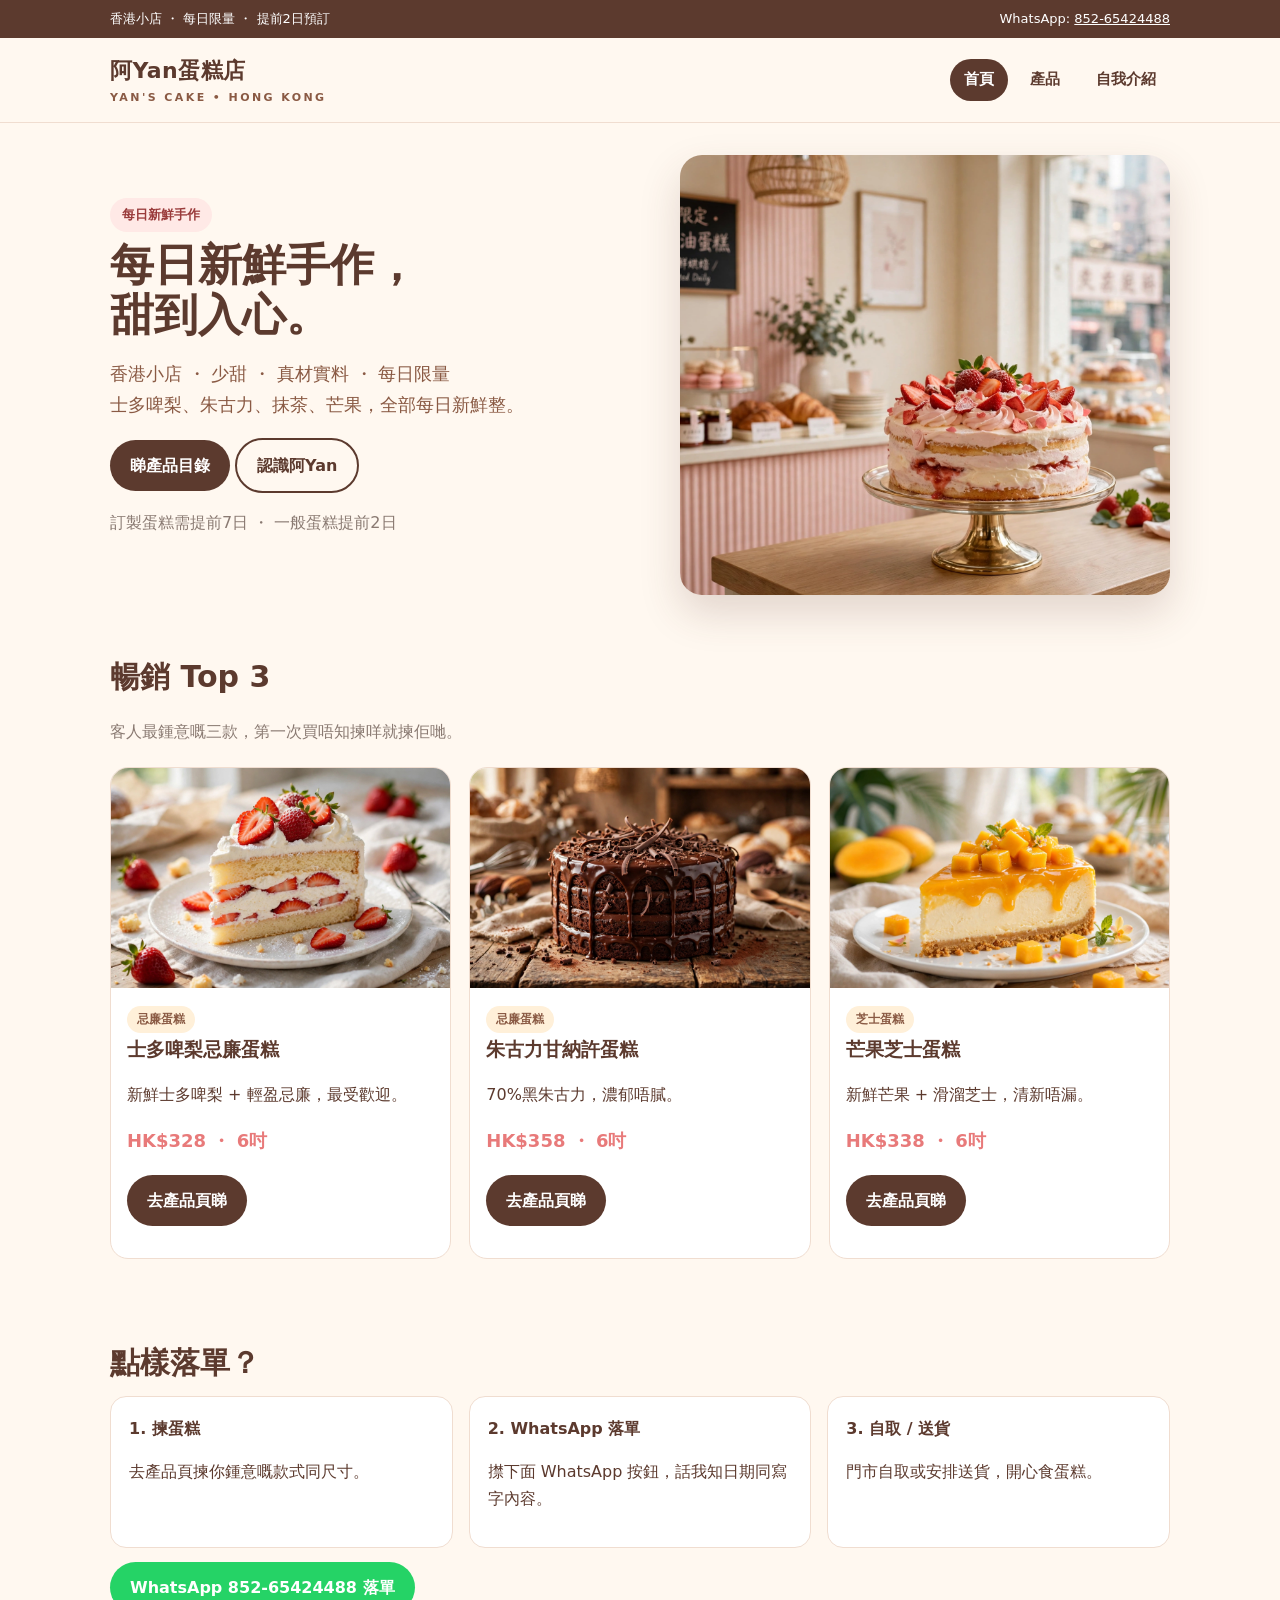
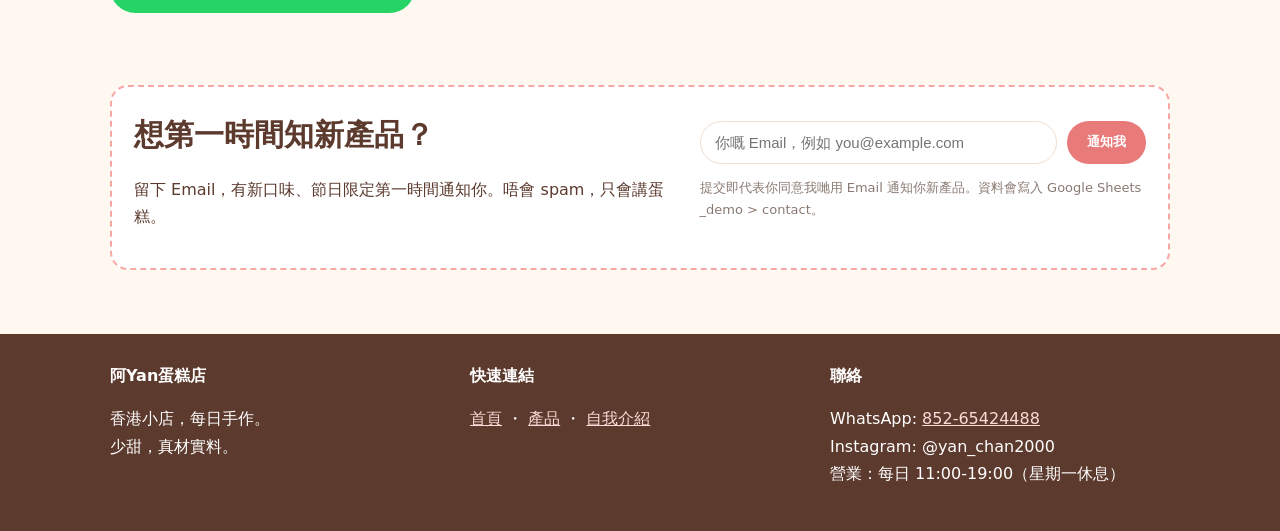
<file: index.html>
<!DOCTYPE html>
<html lang="zh-Hant-HK">
<head>
<meta charset="UTF-8">
<meta name="viewport" content="width=device-width, initial-scale=1.0">
<!-- SEO: 每頁獨立 title + description + canonical -->
<title>阿Yan蛋糕店 | 香港手作蛋糕・每日新鮮少甜 | Yan's Cake</title>
<meta name="description" content="香港小店阿Yan每日手作蛋糕，少甜、真材實料。士多啤梨忌廉蛋糕、朱古力甘納許、抹茶戚風、芒果芝士蛋糕，提前2日預訂，WhatsApp 852-65424488。">
<meta name="keywords" content="香港蛋糕,手作蛋糕,士多啤梨蛋糕,朱古力蛋糕,訂製蛋糕,阿Yan蛋糕店">
<meta name="robots" content="index,follow">
<link rel="canonical" href="https://www.yancake.hk/">
<!-- Open Graph / 社交分享 -->
<meta property="og:type" content="website">
<meta property="og:locale" content="zh_HK">
<meta property="og:site_name" content="阿Yan蛋糕店 Yan's Cake">
<meta property="og:title" content="阿Yan蛋糕店 | 香港手作蛋糕・每日新鮮少甜">
<meta property="og:description" content="每日新鮮手作，甜到入心。香港小店，少甜配方，真材實料。">
<meta property="og:url" content="https://www.yancake.hk/">
<meta property="og:image" content="https://www.yancake.hk/images/hero.webp">
<meta name="twitter:card" content="summary_large_image">
<meta name="twitter:title" content="阿Yan蛋糕店 | 香港手作蛋糕">
<meta name="twitter:description" content="每日新鮮手作，甜到入心。">
<meta name="twitter:image" content="https://www.yancake.hk/images/hero.webp">
<link rel="stylesheet" href="css/style.css">
<!-- Google Tag Manager -->
<script async src="https://www.googletagmanager.com/gtm.js?id=GTM-KSF3DDX4"></script>
<script>
  window.dataLayer = window.dataLayer || [];
  function gtag(){dataLayer.push(arguments);}
  gtag('js', new Date());
</script>
<!-- 結構化資料 SEO: Bakery -->
<script type="application/ld+json">{"@context":"https://schema.org","@type":"Bakery","name":"阿Yan蛋糕店 Yan's Cake","url":"https://www.yancake.hk/","image":"https://www.yancake.hk/images/hero.webp","description":"香港小店每日手作蛋糕，少甜、真材實料。","telephone":"+852-65424488","priceRange":"HK$308 - HK$688","address":{"@type":"PostalAddress","addressLocality":"香港","addressCountry":"HK"}}</script>
</head>
<body>
<!-- Google Tag Manager (noscript) -->
<noscript><iframe src="https://www.googletagmanager.com/ns.html?id=GTM-KSF3DDX4" height="0" width="0" style="display:none;visibility:hidden"></iframe></noscript>
<div class="topbar"><div class="topbar-inner"><span>香港小店 ・ 每日限量 ・ 提前2日預訂</span><span>WhatsApp: <a href="https://wa.me/85265424488?text=你好，我想查詢蛋糕" target="_blank" rel="noopener">852-65424488</a></span></div></div>
<header class="header"><nav class="nav"><a class="logo" href="index.html">阿Yan蛋糕店<small>YAN'S CAKE • HONG KONG</small></a><div class="nav-links"><a href="index.html" class="active" aria-current="page">首頁</a><a href="products.html">產品</a><a href="about.html">自我介紹</a></div></nav></header>
<main class="wrap">
<section class="hero">
<div><span class="badge">每日新鮮手作</span><h1>每日新鮮手作，<br>甜到入心。</h1><p class="lead">香港小店 ・ 少甜 ・ 真材實料 ・ 每日限量<br>士多啤梨、朱古力、抹茶、芒果，全部每日新鮮整。</p><p><a class="btn" href="products.html">睇產品目錄</a> <a class="btn ghost" href="about.html">認識阿Yan</a></p><p class="muted">訂製蛋糕需提前7日 ・ 一般蛋糕提前2日</p></div>
<div class="hero-img"><img src="images/hero.webp" alt="阿Yan蛋糕店招牌士多啤梨忌廉蛋糕，香港手作蛋糕店每日新鮮出爐" width="1200" height="800" fetchpriority="high"></div>
</section>
<section class="section"><h2>暢銷 Top 3</h2><p class="muted">客人最鍾意嘅三款，第一次買唔知揀咩就揀佢哋。</p><div class="cards">
<article class="card" data-product="士多啤梨忌廉蛋糕"><img src="images/strawberry.webp" alt="士多啤梨忌廉蛋糕 - 新鮮士多啤梨加輕盈忌廉，香港手作蛋糕" width="800" height="600" loading="lazy"><div class="card-body"><span class="tag">忌廉蛋糕</span><h3>士多啤梨忌廉蛋糕</h3><p>新鮮士多啤梨 + 輕盈忌廉，最受歡迎。</p><p class="price">HK$328 ・ 6吋</p><p><a class="btn" href="products.html">去產品頁睇</a></p></div></article>
<article class="card" data-product="朱古力甘納許蛋糕"><img src="images/chocolate.webp" alt="朱古力甘納許蛋糕 - 70%黑朱古力濃郁甘納許" width="800" height="600" loading="lazy"><div class="card-body"><span class="tag">忌廉蛋糕</span><h3>朱古力甘納許蛋糕</h3><p>70%黑朱古力，濃郁唔膩。</p><p class="price">HK$358 ・ 6吋</p><p><a class="btn" href="products.html">去產品頁睇</a></p></div></article>
<article class="card" data-product="芒果芝士蛋糕"><img src="images/mango.webp" alt="芒果芝士蛋糕 - 新鮮芒果加滑溜芝士" width="800" height="600" loading="lazy"><div class="card-body"><span class="tag">芝士蛋糕</span><h3>芒果芝士蛋糕</h3><p>新鮮芒果 + 滑溜芝士，清新唔漏。</p><p class="price">HK$338 ・ 6吋</p><p><a class="btn" href="products.html">去產品頁睇</a></p></div></article>
</div></section>
<section class="section"><h2>點樣落單？</h2><div class="steps"><div class="step"><strong>1. 揀蛋糕</strong><p>去產品頁揀你鍾意嘅款式同尺寸。</p></div><div class="step"><strong>2. WhatsApp 落單</strong><p>㩒下面 WhatsApp 按鈕，話我知日期同寫字內容。</p></div><div class="step"><strong>3. 自取 / 送貨</strong><p>門市自取或安排送貨，開心食蛋糕。</p></div></div><p style="margin-top:14px"><a class="btn whatsapp" data-whatsapp="首頁一般查詢" href="https://wa.me/85265424488?text=你好，我想查詢蛋糕" target="_blank" rel="noopener">WhatsApp 852-65424488 落單</a></p></section>
<section class="section"><div class="email-box"><div><h2 style="margin:0">想第一時間知新產品？</h2><p>留下 Email，有新口味、節日限定第一時間通知你。唔會 spam，只會講蛋糕。</p></div><div><form id="email-form" novalidate><label for="email-input" style="position:absolute;left:-9999px">Email</label><input id="email-input" type="email" name="email" placeholder="你嘅 Email，例如 you@example.com" required autocomplete="email"><button class="btn pink" type="submit">通知我</button></form><p class="form-note">提交即代表你同意我哋用 Email 通知你新產品。資料會寫入 Google Sheets _demo &gt; contact。</p><div id="email-success" class="success" role="status"></div><div id="email-error" class="error" role="alert"></div></div></div></section>
</main>
<footer class="footer"><div class="footer-inner"><div><strong>阿Yan蛋糕店</strong><p>香港小店，每日手作。<br>少甜，真材實料。</p></div><div><strong>快速連結</strong><p><a href="index.html">首頁</a> ・ <a href="products.html">產品</a> ・ <a href="about.html">自我介紹</a></p></div><div><strong>聯絡</strong><p>WhatsApp: <a href="https://wa.me/85265424488" target="_blank" rel="noopener">852-65424488</a><br>Instagram: @yan_chan2000<br>營業：每日 11:00-19:00（星期一休息）</p></div></div></footer>
<script src="js/main.js" defer></script>
</body>
</html>
</file>
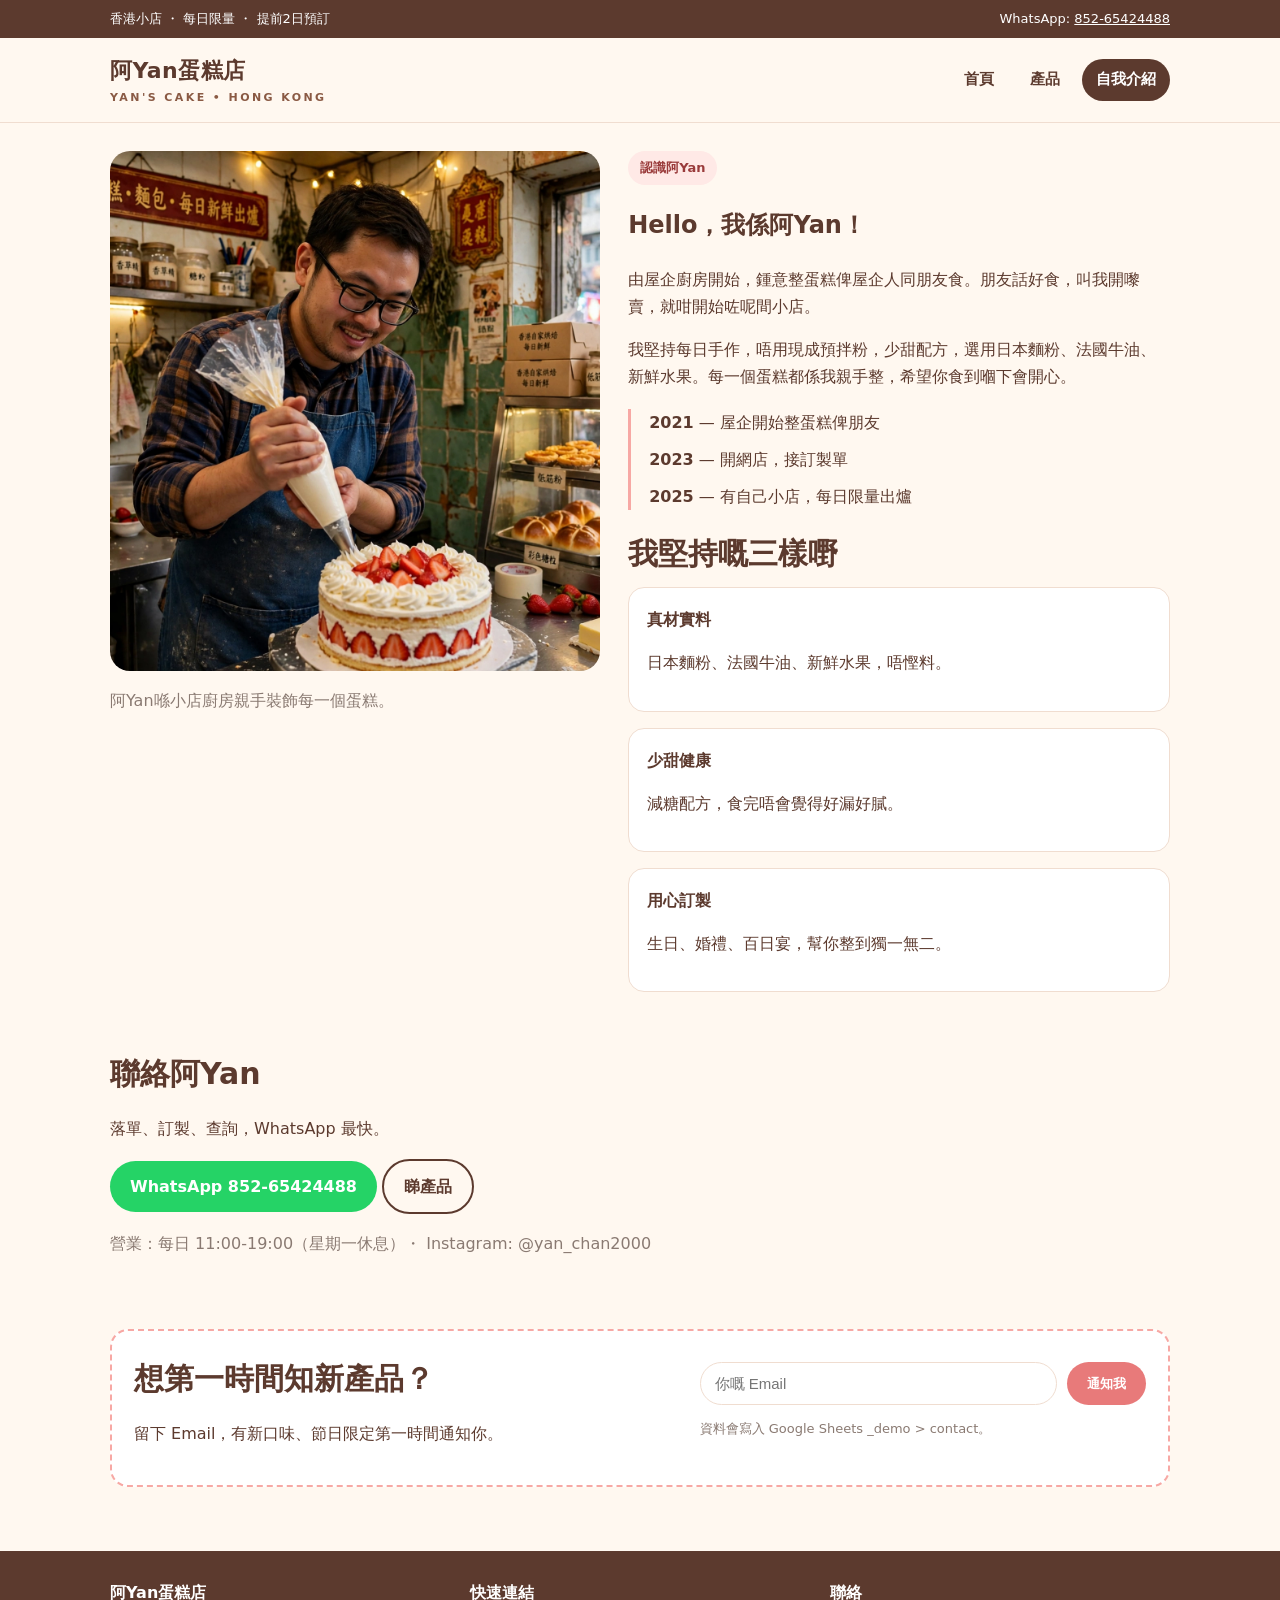
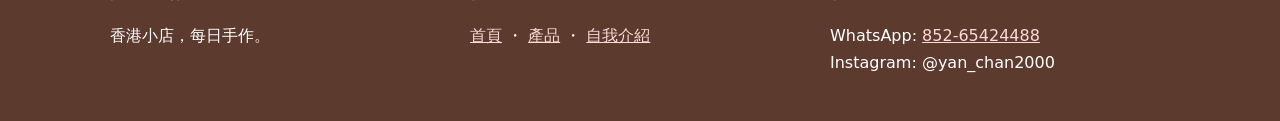
<file: about.html>
<!DOCTYPE html>
<html lang="zh-Hant-HK">
<head>
<meta charset="UTF-8">
<meta name="viewport" content="width=device-width, initial-scale=1.0">
<title>自我介紹 | 阿Yan蛋糕店 - 認識阿Yan，香港手作蛋糕小店</title>
<meta name="description" content="認識阿Yan：由屋企廚房開始，鍾意整蛋糕俾屋企人朋友，而家開咗香港小店。每日手作，少甜配方，日本麵粉、法國牛油、新鮮水果，訂製生日及婚禮蛋糕。WhatsApp 852-65424488。">
<meta name="robots" content="index,follow">
<link rel="canonical" href="https://www.yancake.hk/about.html">
<meta property="og:type" content="website">
<meta property="og:locale" content="zh_HK">
<meta property="og:site_name" content="阿Yan蛋糕店 Yan's Cake">
<meta property="og:title" content="自我介紹 | 阿Yan蛋糕店">
<meta property="og:description" content="由屋企廚房開始，到而家有自己小店。每日手作，少甜，真材實料。">
<meta property="og:url" content="https://www.yancake.hk/about.html">
<meta property="og:image" content="https://www.yancake.hk/images/baker.webp">
<meta name="twitter:card" content="summary_large_image">
<meta name="twitter:title" content="自我介紹 | 阿Yan蛋糕店">
<meta name="twitter:description" content="認識阿Yan，香港手作蛋糕小店。">
<meta name="twitter:image" content="https://www.yancake.hk/images/baker.webp">
<link rel="stylesheet" href="css/style.css">
<!-- Google Tag Manager -->
<script async src="https://www.googletagmanager.com/gtm.js?id=GTM-KSF3DDX4"></script>
<script>
  window.dataLayer = window.dataLayer || [];
  function gtag(){dataLayer.push(arguments);}
  gtag('js', new Date());
</script>
<script type="application/ld+json">{"@context":"https://schema.org","@type":"Person","name":"阿Yan","jobTitle":"蛋糕師傅 / 店主","worksFor":{"@type":"Bakery","name":"阿Yan蛋糕店 Yan's Cake","telephone":"+852-65424488"}}</script>
</head>
<body>
<noscript><iframe src="https://www.googletagmanager.com/ns.html?id=GTM-KSF3DDX4" height="0" width="0" style="display:none;visibility:hidden"></iframe></noscript>
<div class="topbar"><div class="topbar-inner"><span>香港小店 ・ 每日限量 ・ 提前2日預訂</span><span>WhatsApp: <a href="https://wa.me/85265424488?text=你好，我想查詢蛋糕" target="_blank" rel="noopener">852-65424488</a></span></div></div>
<header class="header"><nav class="nav"><a class="logo" href="index.html">阿Yan蛋糕店<small>YAN'S CAKE • HONG KONG</small></a><div class="nav-links"><a href="index.html">首頁</a><a href="products.html">產品</a><a href="about.html" class="active" aria-current="page">自我介紹</a></div></nav></header>
<main class="wrap">
<section class="section"><div class="about-grid"><div><img src="images/baker.webp" alt="阿Yan喺香港小店廚房親手為士多啤梨蛋糕唧忌廉，蛋糕師傅自我介紹" width="1000" height="1200" fetchpriority="high"><p class="muted">阿Yan喺小店廚房親手裝飾每一個蛋糕。</p></div><div><span class="badge">認識阿Yan</span><h1>Hello，我係阿Yan！</h1><p>由屋企廚房開始，鍾意整蛋糕俾屋企人同朋友食。朋友話好食，叫我開嚟賣，就咁開始咗呢間小店。</p><p>我堅持每日手作，唔用現成預拌粉，少甜配方，選用日本麵粉、法國牛油、新鮮水果。每一個蛋糕都係我親手整，希望你食到嗰下會開心。</p><div class="timeline"><div><strong>2021</strong> — 屋企開始整蛋糕俾朋友</div><div><strong>2023</strong> — 開網店，接訂製單</div><div><strong>2025</strong> — 有自己小店，每日限量出爐</div></div><h2>我堅持嘅三樣嘢</h2><div class="steps" style="grid-template-columns:1fr"><div class="step"><strong>真材實料</strong><p>日本麵粉、法國牛油、新鮮水果，唔慳料。</p></div><div class="step"><strong>少甜健康</strong><p>減糖配方，食完唔會覺得好漏好膩。</p></div><div class="step"><strong>用心訂製</strong><p>生日、婚禮、百日宴，幫你整到獨一無二。</p></div></div></div></div></section>
<section class="section"><h2>聯絡阿Yan</h2><p>落單、訂製、查詢，WhatsApp 最快。</p><p><a class="btn whatsapp" data-whatsapp="自我介紹頁查詢" href="https://wa.me/85265424488?text=你好，我想查詢蛋糕" target="_blank" rel="noopener">WhatsApp 852-65424488</a> <a class="btn ghost" href="products.html">睇產品</a></p><p class="muted">營業：每日 11:00-19:00（星期一休息）・ Instagram: @yan_chan2000</p></section>
<section class="section"><div class="email-box"><div><h2 style="margin:0">想第一時間知新產品？</h2><p>留下 Email，有新口味、節日限定第一時間通知你。</p></div><div><form id="email-form" novalidate><label for="email-input" style="position:absolute;left:-9999px">Email</label><input id="email-input" type="email" name="email" placeholder="你嘅 Email" required autocomplete="email"><button class="btn pink" type="submit">通知我</button></form><p class="form-note">資料會寫入 Google Sheets _demo &gt; contact。</p><div id="email-success" class="success" role="status"></div><div id="email-error" class="error" role="alert"></div></div></div></section>
</main>
<footer class="footer"><div class="footer-inner"><div><strong>阿Yan蛋糕店</strong><p>香港小店，每日手作。</p></div><div><strong>快速連結</strong><p><a href="index.html">首頁</a> ・ <a href="products.html">產品</a> ・ <a href="about.html">自我介紹</a></p></div><div><strong>聯絡</strong><p>WhatsApp: <a href="https://wa.me/85265424488" target="_blank" rel="noopener">852-65424488</a><br>Instagram: @yan_chan2000</p></div></div></footer>
<script src="js/main.js" defer></script>
</body>
</html>
</file>
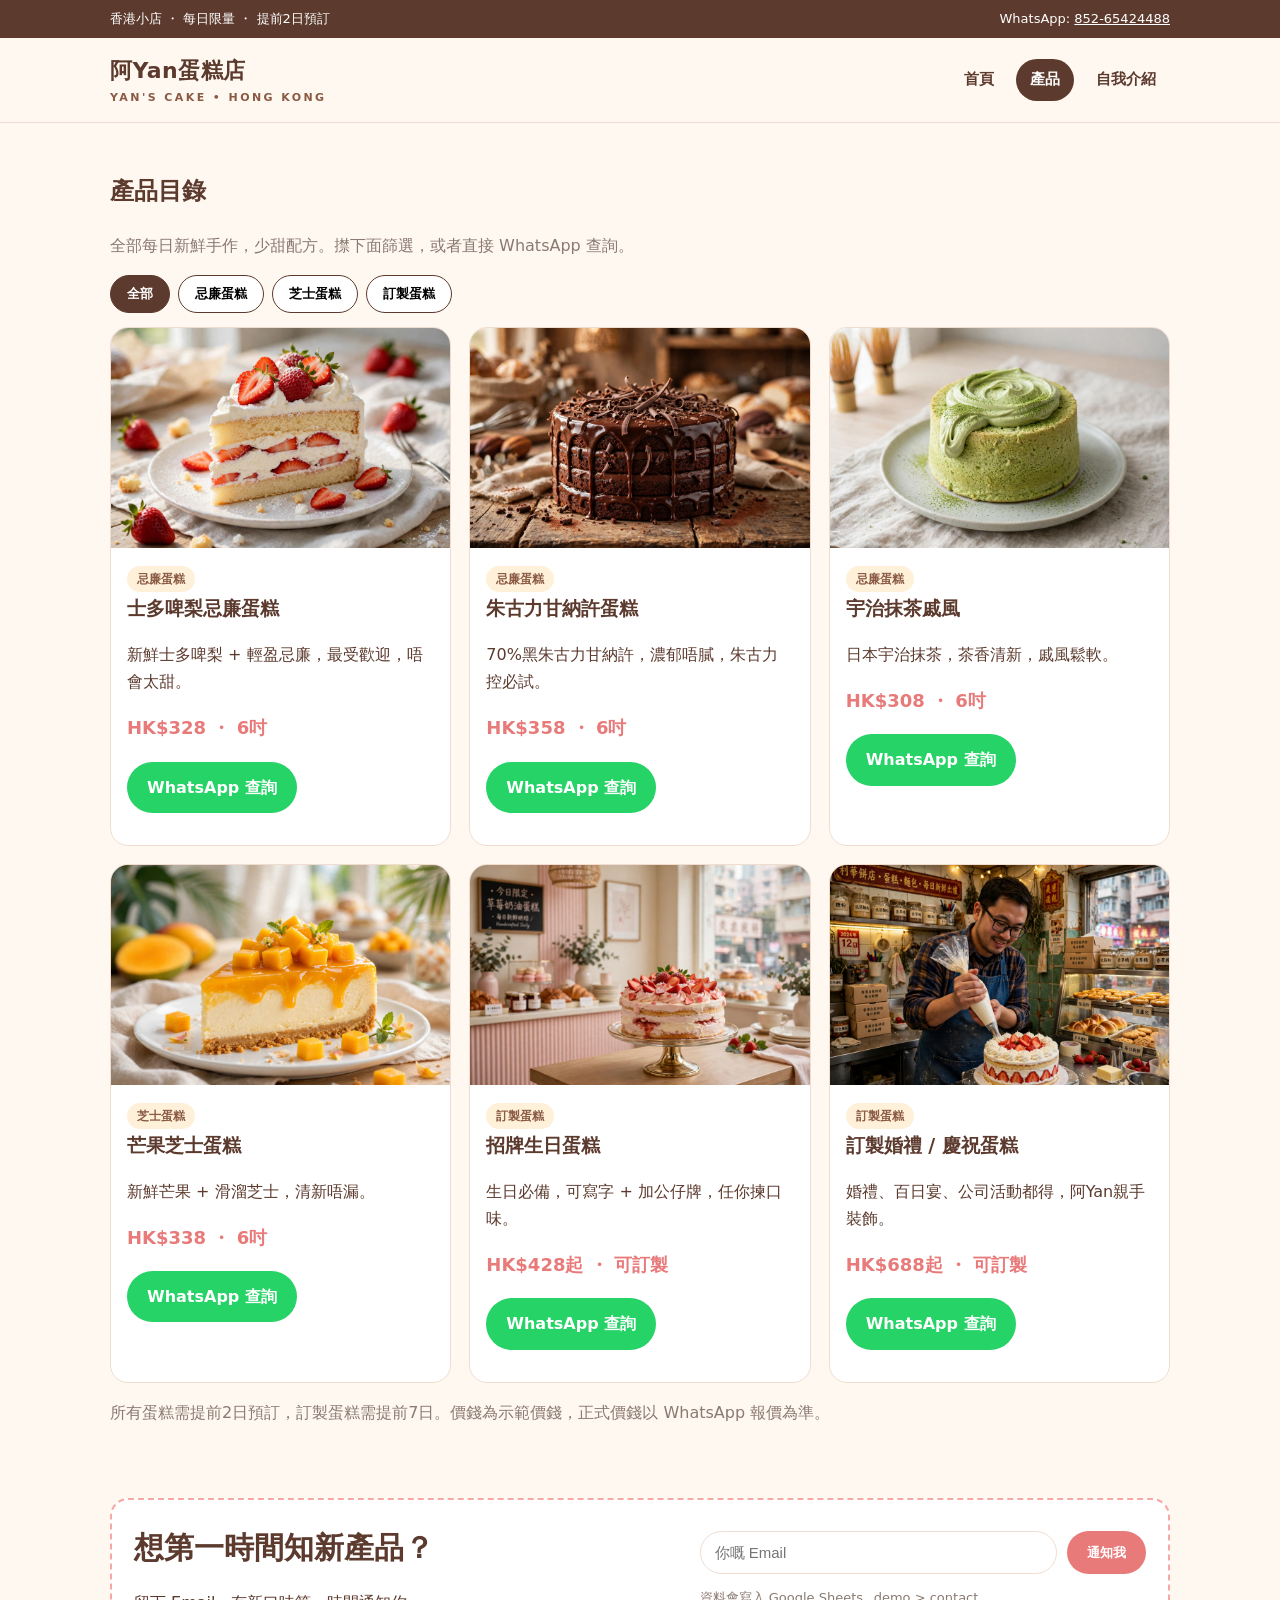
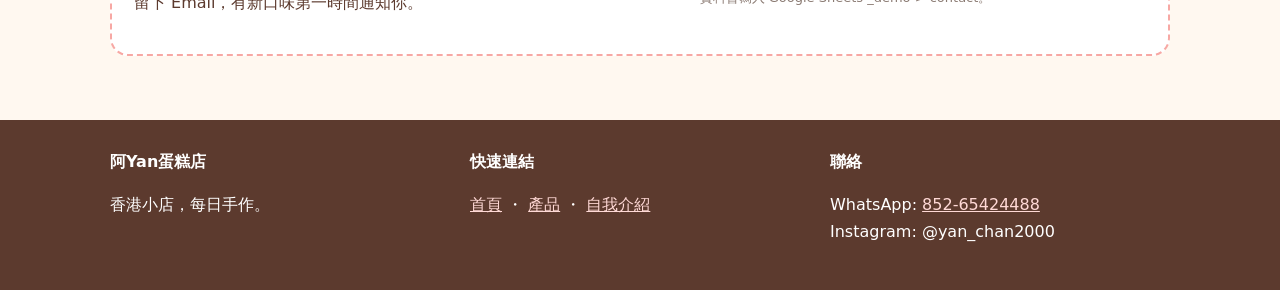
<file: products.html>
<!DOCTYPE html>
<html lang="zh-Hant-HK">
<head>
<meta charset="UTF-8">
<meta name="viewport" content="width=device-width, initial-scale=1.0">
<title>產品目錄 | 阿Yan蛋糕店 - 士多啤梨 / 朱古力 / 抹茶 / 芒果 / 訂製蛋糕</title>
<meta name="description" content="阿Yan蛋糕店產品目錄：士多啤梨忌廉蛋糕 HK$328、朱古力甘納許 HK$358、宇治抹茶戚風 HK$308、芒果芝士蛋糕 HK$338、訂製生日及婚禮蛋糕。香港手作，提前2日預訂。">
<meta name="robots" content="index,follow">
<link rel="canonical" href="https://www.yancake.hk/products.html">
<meta property="og:type" content="website">
<meta property="og:locale" content="zh_HK">
<meta property="og:site_name" content="阿Yan蛋糕店 Yan's Cake">
<meta property="og:title" content="產品目錄 | 阿Yan蛋糕店">
<meta property="og:description" content="6款手作蛋糕，全部每日新鮮整，少甜配方。">
<meta property="og:url" content="https://www.yancake.hk/products.html">
<meta property="og:image" content="https://www.yancake.hk/images/strawberry.webp">
<meta name="twitter:card" content="summary_large_image">
<meta name="twitter:title" content="產品目錄 | 阿Yan蛋糕店">
<meta name="twitter:description" content="6款手作蛋糕，全部每日新鮮整。">
<meta name="twitter:image" content="https://www.yancake.hk/images/strawberry.webp">
<link rel="stylesheet" href="css/style.css">
<!-- Google Tag Manager -->
<script async src="https://www.googletagmanager.com/gtm.js?id=GTM-KSF3DDX4"></script>
<script>
  window.dataLayer = window.dataLayer || [];
  function gtag(){dataLayer.push(arguments);}
  gtag('js', new Date());
</script>
<script type="application/ld+json">{"@context":"https://schema.org","@type":"ItemList","name":"阿Yan蛋糕店產品目錄","itemListElement":[{"@type":"Product","name":"士多啤梨忌廉蛋糕","offers":{"@type":"Offer","price":"328","priceCurrency":"HKD"}},{"@type":"Product","name":"朱古力甘納許蛋糕","offers":{"@type":"Offer","price":"358","priceCurrency":"HKD"}},{"@type":"Product","name":"宇治抹茶戚風","offers":{"@type":"Offer","price":"308","priceCurrency":"HKD"}},{"@type":"Product","name":"芒果芝士蛋糕","offers":{"@type":"Offer","price":"338","priceCurrency":"HKD"}}]}</script>
</head>
<body>
<noscript><iframe src="https://www.googletagmanager.com/ns.html?id=GTM-KSF3DDX4" height="0" width="0" style="display:none;visibility:hidden"></iframe></noscript>
<div class="topbar"><div class="topbar-inner"><span>香港小店 ・ 每日限量 ・ 提前2日預訂</span><span>WhatsApp: <a href="https://wa.me/85265424488?text=你好，我想查詢蛋糕" target="_blank" rel="noopener">852-65424488</a></span></div></div>
<header class="header"><nav class="nav"><a class="logo" href="index.html">阿Yan蛋糕店<small>YAN'S CAKE • HONG KONG</small></a><div class="nav-links"><a href="index.html">首頁</a><a href="products.html" class="active" aria-current="page">產品</a><a href="about.html">自我介紹</a></div></nav></header>
<main class="wrap">
<section class="section"><h1>產品目錄</h1><p class="muted">全部每日新鮮手作，少甜配方。㩒下面篩選，或者直接 WhatsApp 查詢。</p>
<div class="filterbar" role="group" aria-label="產品篩選"><button data-filter="all" class="active">全部</button><button data-filter="cream">忌廉蛋糕</button><button data-filter="cheese">芝士蛋糕</button><button data-filter="custom">訂製蛋糕</button></div>
<div class="grid6">
<article class="card" data-category="cream" data-product="士多啤梨忌廉蛋糕"><img src="images/strawberry.webp" alt="士多啤梨忌廉蛋糕 6吋 HK$328 - 香港手作蛋糕" width="800" height="600" loading="lazy"><div class="card-body"><span class="tag">忌廉蛋糕</span><h3>士多啤梨忌廉蛋糕</h3><p>新鮮士多啤梨 + 輕盈忌廉，最受歡迎，唔會太甜。</p><p class="price">HK$328 ・ 6吋</p><p><a class="btn whatsapp" data-whatsapp="士多啤梨忌廉蛋糕" href="https://wa.me/85265424488?text=你好，我想訂士多啤梨忌廉蛋糕" target="_blank" rel="noopener">WhatsApp 查詢</a></p></div></article>
<article class="card" data-category="cream" data-product="朱古力甘納許蛋糕"><img src="images/chocolate.webp" alt="朱古力甘納許蛋糕 6吋 HK$358 - 70%黑朱古力" width="800" height="600" loading="lazy"><div class="card-body"><span class="tag">忌廉蛋糕</span><h3>朱古力甘納許蛋糕</h3><p>70%黑朱古力甘納許，濃郁唔膩，朱古力控必試。</p><p class="price">HK$358 ・ 6吋</p><p><a class="btn whatsapp" data-whatsapp="朱古力甘納許蛋糕" href="https://wa.me/85265424488?text=你好，我想訂朱古力甘納許蛋糕" target="_blank" rel="noopener">WhatsApp 查詢</a></p></div></article>
<article class="card" data-category="cream" data-product="宇治抹茶戚風"><img src="images/matcha.webp" alt="宇治抹茶戚風 6吋 HK$308 - 日本宇治抹茶" width="800" height="600" loading="lazy"><div class="card-body"><span class="tag">忌廉蛋糕</span><h3>宇治抹茶戚風</h3><p>日本宇治抹茶，茶香清新，戚風鬆軟。</p><p class="price">HK$308 ・ 6吋</p><p><a class="btn whatsapp" data-whatsapp="宇治抹茶戚風" href="https://wa.me/85265424488?text=你好，我想訂宇治抹茶戚風" target="_blank" rel="noopener">WhatsApp 查詢</a></p></div></article>
<article class="card" data-category="cheese" data-product="芒果芝士蛋糕"><img src="images/mango.webp" alt="芒果芝士蛋糕 6吋 HK$338 - 新鮮芒果芝士蛋糕" width="800" height="600" loading="lazy"><div class="card-body"><span class="tag">芝士蛋糕</span><h3>芒果芝士蛋糕</h3><p>新鮮芒果 + 滑溜芝士，清新唔漏。</p><p class="price">HK$338 ・ 6吋</p><p><a class="btn whatsapp" data-whatsapp="芒果芝士蛋糕" href="https://wa.me/85265424488?text=你好，我想訂芒果芝士蛋糕" target="_blank" rel="noopener">WhatsApp 查詢</a></p></div></article>
<article class="card" data-category="custom" data-product="招牌生日蛋糕"><img src="images/hero.webp" alt="招牌生日蛋糕訂製 HK$428起 - 可寫字加公仔牌" width="800" height="600" loading="lazy"><div class="card-body"><span class="tag">訂製蛋糕</span><h3>招牌生日蛋糕</h3><p>生日必備，可寫字 + 加公仔牌，任你揀口味。</p><p class="price">HK$428起 ・ 可訂製</p><p><a class="btn whatsapp" data-whatsapp="招牌生日蛋糕" href="https://wa.me/85265424488?text=你好，我想訂製生日蛋糕" target="_blank" rel="noopener">WhatsApp 查詢</a></p></div></article>
<article class="card" data-category="custom" data-product="訂製婚禮慶祝蛋糕"><img src="images/baker.webp" alt="訂製婚禮慶祝蛋糕 HK$688起 - 阿Yan親手裝飾" width="800" height="600" loading="lazy"><div class="card-body"><span class="tag">訂製蛋糕</span><h3>訂製婚禮 / 慶祝蛋糕</h3><p>婚禮、百日宴、公司活動都得，阿Yan親手裝飾。</p><p class="price">HK$688起 ・ 可訂製</p><p><a class="btn whatsapp" data-whatsapp="訂製婚禮慶祝蛋糕" href="https://wa.me/85265424488?text=你好，我想訂製婚禮慶祝蛋糕" target="_blank" rel="noopener">WhatsApp 查詢</a></p></div></article>
</div>
<p class="muted" style="margin-top:16px">所有蛋糕需提前2日預訂，訂製蛋糕需提前7日。價錢為示範價錢，正式價錢以 WhatsApp 報價為準。</p>
</section>
<section class="section"><div class="email-box"><div><h2 style="margin:0">想第一時間知新產品？</h2><p>留下 Email，有新口味第一時間通知你。</p></div><div><form id="email-form" novalidate><label for="email-input" style="position:absolute;left:-9999px">Email</label><input id="email-input" type="email" name="email" placeholder="你嘅 Email" required autocomplete="email"><button class="btn pink" type="submit">通知我</button></form><p class="form-note">資料會寫入 Google Sheets _demo &gt; contact。</p><div id="email-success" class="success" role="status"></div><div id="email-error" class="error" role="alert"></div></div></div></section>
</main>
<footer class="footer"><div class="footer-inner"><div><strong>阿Yan蛋糕店</strong><p>香港小店，每日手作。</p></div><div><strong>快速連結</strong><p><a href="index.html">首頁</a> ・ <a href="products.html">產品</a> ・ <a href="about.html">自我介紹</a></p></div><div><strong>聯絡</strong><p>WhatsApp: <a href="https://wa.me/85265424488" target="_blank" rel="noopener">852-65424488</a><br>Instagram: @yan_chan2000</p></div></div></footer>
<script src="js/main.js" defer></script>
</body>
</html>
</file>
<file: css/style.css>
/* 阿Yan蛋糕店 - css/style.css | 獨立 CSS，所有頁共用 */
:root{--cream:#FFF8F0;--pink:#F7A8A4;--pink-dark:#E87A7A;--brown:#5C3A2E;--brown-light:#8A5A44;--gold:#C9A86A;--line:#F0DDD0;--white:#fff;--muted:#8A7A72}
*{box-sizing:border-box}
body{margin:0;font-family:"Noto Sans TC","PingFang HK","Microsoft JhengHei",system-ui,sans-serif;background:var(--cream);color:var(--brown);line-height:1.7}
a{color:inherit}
img{max-width:100%;display:block}
.topbar{background:var(--brown);color:#fff;font-size:13px}
.topbar-inner{max-width:1100px;margin:0 auto;padding:8px 20px;display:flex;justify-content:space-between;gap:12px}
.header{position:sticky;top:0;background:rgba(255,248,240,.96);backdrop-filter:blur(8px);border-bottom:1px solid var(--line);z-index:20}
.nav{max-width:1100px;margin:0 auto;padding:14px 20px;display:flex;align-items:center;justify-content:space-between;gap:16px}
.logo{font-weight:900;font-size:22px;letter-spacing:.02em;text-decoration:none}
.logo small{display:block;font-size:11px;letter-spacing:.22em;color:var(--brown-light);font-weight:700}
.nav-links{display:flex;gap:8px;flex-wrap:wrap}
.nav-links a{text-decoration:none;padding:8px 14px;border-radius:999px;font-weight:700;font-size:15px}
.nav-links a.active,.nav-links a:hover{background:var(--brown);color:#fff}
.btn{display:inline-block;background:var(--brown);color:#fff;text-decoration:none;padding:12px 20px;border-radius:999px;font-weight:800;border:0;cursor:pointer}
.btn.pink{background:var(--pink-dark)}
.btn.ghost{background:transparent;color:var(--brown);border:2px solid var(--brown)}
.btn.whatsapp{background:#25D366;color:#fff}
.wrap{max-width:1100px;margin:0 auto;padding:0 20px}
.hero{display:grid;grid-template-columns:1.05fr .95fr;gap:28px;align-items:center;padding:32px 0 28px}
.hero h1{font-size:44px;line-height:1.15;margin:8px 0 12px}
.hero p.lead{font-size:18px;color:var(--brown-light)}
.badge{display:inline-block;background:#FFE9E6;color:#9A3B3B;padding:6px 12px;border-radius:999px;font-weight:800;font-size:13px}
.hero-img{border-radius:22px;overflow:hidden;box-shadow:0 18px 40px rgba(92,58,46,.18)}
.hero-img img{width:100%;height:440px;object-fit:cover}
.cards{display:grid;grid-template-columns:repeat(3,1fr);gap:18px;margin:22px 0}
.card{background:var(--white);border:1px solid var(--line);border-radius:18px;overflow:hidden}
.card img{width:100%;height:220px;object-fit:cover}
.card-body{padding:16px}
.card-body h3{margin:0 0 6px;font-size:19px}
.price{font-weight:900;color:var(--pink-dark);font-size:18px}
.tag{display:inline-block;background:#FFF0D9;color:#8A5A44;padding:3px 10px;border-radius:999px;font-size:12px;font-weight:800}
.section{padding:28px 0}
.section h2{font-size:30px;margin:0 0 8px}
.muted{color:var(--muted)}
.grid6{display:grid;grid-template-columns:repeat(3,1fr);gap:18px}
.filterbar{display:flex;gap:8px;flex-wrap:wrap;margin:14px 0}
.filterbar button{padding:9px 16px;border-radius:999px;border:1.5px solid var(--brown);background:#fff;cursor:pointer;font-weight:800}
.filterbar button.active{background:var(--brown);color:#fff}
.steps{display:grid;grid-template-columns:repeat(3,1fr);gap:16px}
.step{background:#fff;border:1px solid var(--line);border-radius:16px;padding:18px}
.email-box{background:#fff;border:2px dashed var(--pink);border-radius:18px;padding:22px;display:grid;grid-template-columns:1.1fr .9fr;gap:20px;align-items:center}
.email-box form{display:flex;gap:10px;flex-wrap:wrap}
.email-box input[type=email]{flex:1;min-width:220px;padding:12px 14px;border:1.5px solid var(--line);border-radius:999px;font-size:15px}
.form-note{font-size:13px;color:var(--muted)}
.footer{background:var(--brown);color:#fff;margin-top:36px}
.footer-inner{max-width:1100px;margin:0 auto;padding:28px 20px;display:grid;grid-template-columns:1fr 1fr 1fr;gap:20px}
.footer a{color:#FFD9D6}
.about-grid{display:grid;grid-template-columns:.95fr 1.05fr;gap:28px;align-items:start}
.about-grid img{border-radius:20px;width:100%;height:520px;object-fit:cover}
.timeline{border-left:3px solid var(--pink);padding-left:18px;margin:18px 0}
.timeline div{margin:10px 0}
.success{background:#EAF7EA;border:1px solid #A9D6A9;padding:12px 14px;border-radius:12px;display:none}
.error{background:#FDECEC;border:1px solid #F5B5B5;padding:12px 14px;border-radius:12px;display:none}
@media(max-width:820px){.hero,.email-box,.about-grid{grid-template-columns:1fr}.hero h1{font-size:34px}.hero-img img{height:300px}.cards,.grid6,.steps,.footer-inner{grid-template-columns:1fr}.about-grid img{height:340px}.topbar-inner{flex-direction:column;gap:2px}}
</file>
